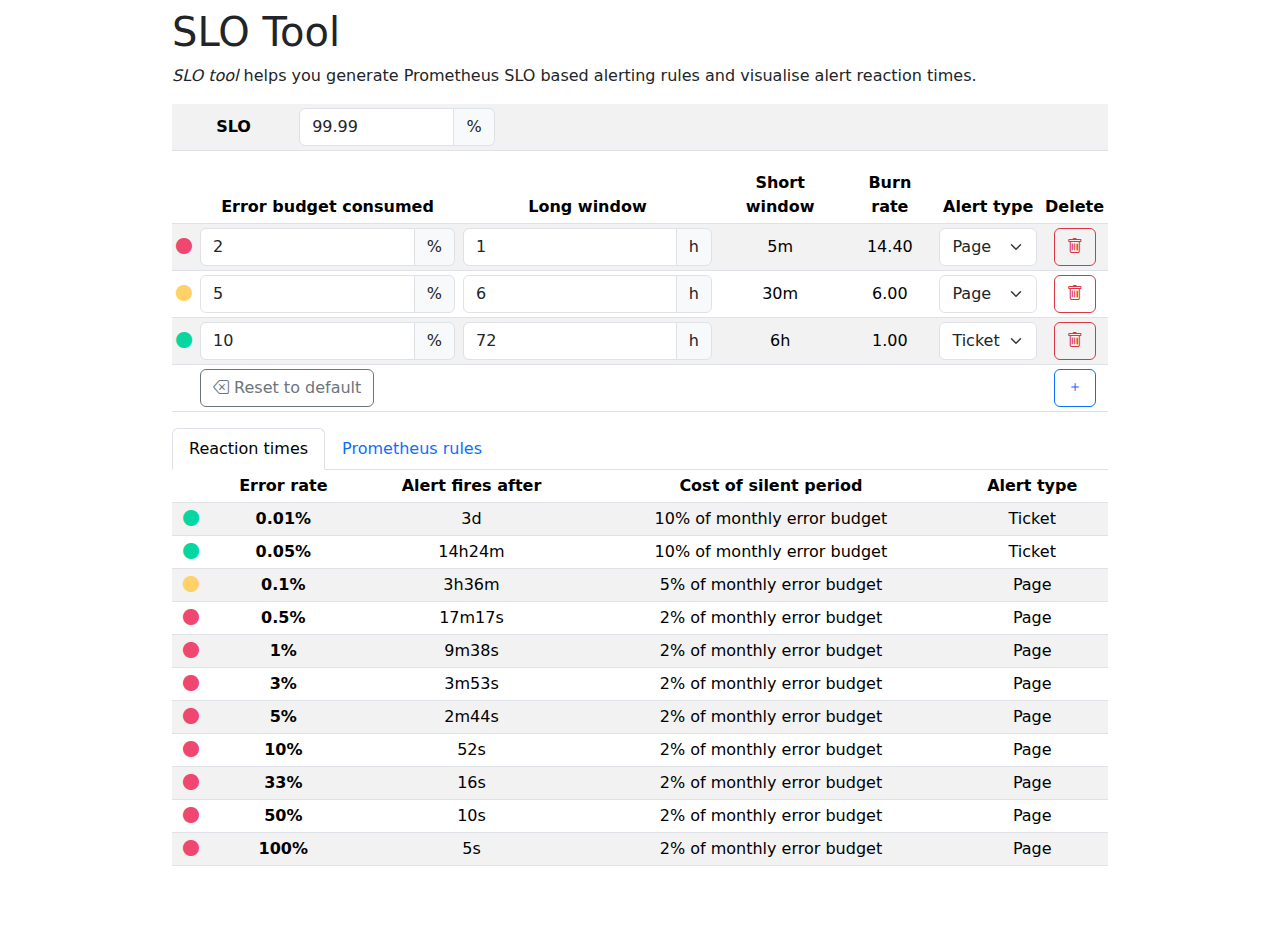
<file: index.html>
<!DOCTYPE html>
<html lang="en">
<head>
    <meta charset='utf-8'>
    <meta name='viewport' content='width=device-width,initial-scale=1'>

    <title>SLO tool</title>

    <link rel='stylesheet' href='global.css'>
    <link rel='stylesheet' href='build/bundle.css'>
    <head>
        <link
                rel="stylesheet"
                href="https://cdn.jsdelivr.net/npm/bootstrap@5.1.0/dist/css/bootstrap.min.css"
        />
    </head>
    <script defer src='build/bundle.js'></script>
</head>

<body>

</body>
</html>
</file>
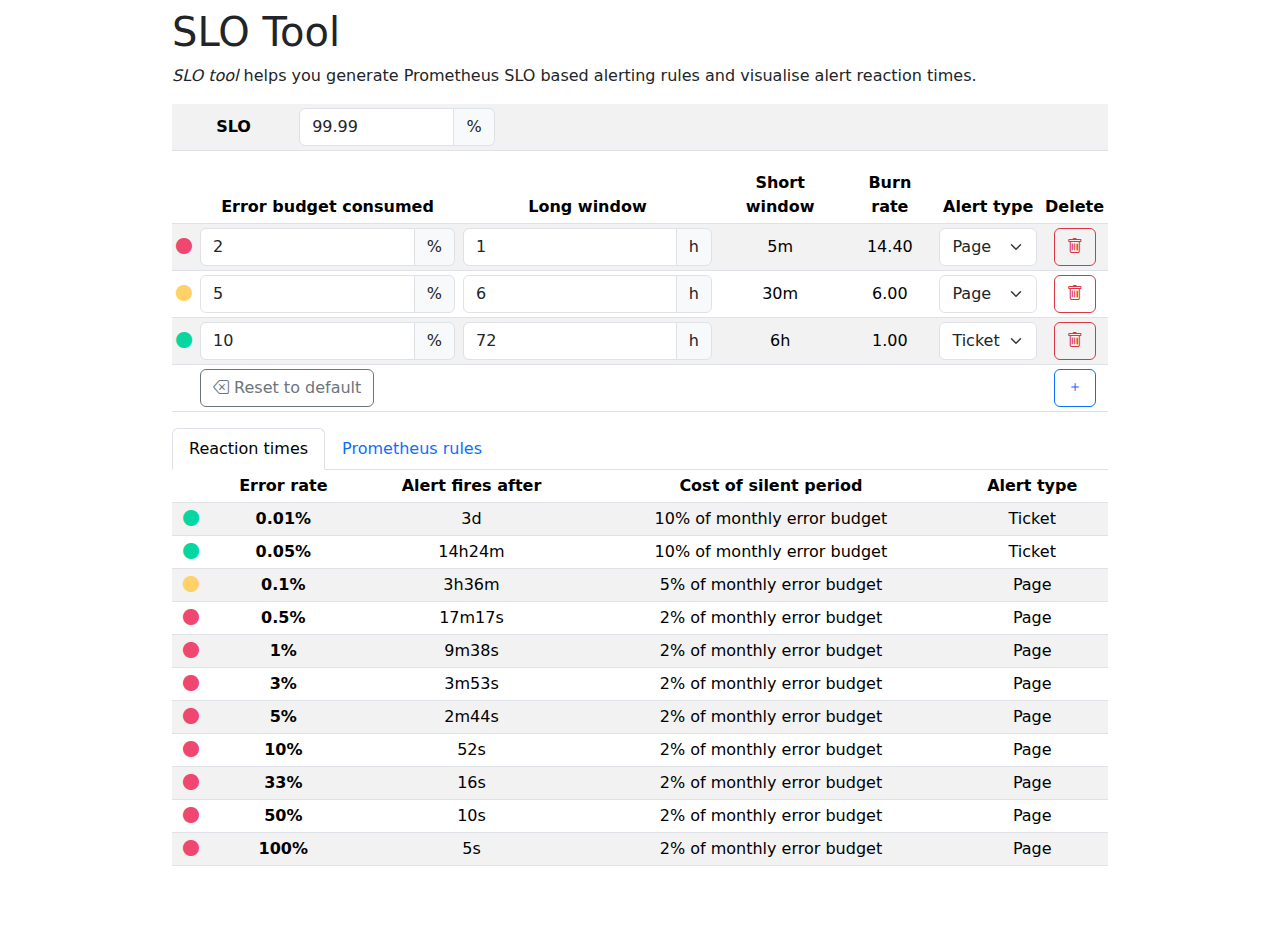
<file: public/index.html>
<!DOCTYPE html>
<html lang="en">
<head>
    <meta charset='utf-8'>
    <meta name='viewport' content='width=device-width,initial-scale=1'>

    <title>Svelte app</title>

    <link rel='icon' type='image/png' href='/favicon.png'>
    <link rel='stylesheet' href='/global.css'>
    <link rel='stylesheet' href='/build/bundle.css'>
    <head>
        <link
                rel="stylesheet"
                href="https://cdn.jsdelivr.net/npm/bootstrap@5.1.0/dist/css/bootstrap.min.css"
        />
    </head>
    <script defer src='/build/bundle.js'></script>
</head>

<body>

</body>
</html>
</file>
<file: global.css>
html {
	overflow-y: scroll;
}
html, body {
	position: relative;
	width: 100%;
	height: 100%;
}

body {
	color: #333;
	margin: 0;
	padding: 8px;
	box-sizing: border-box;
	font-family: -apple-system, BlinkMacSystemFont, "Segoe UI", Roboto, Oxygen-Sans, Ubuntu, Cantarell, "Helvetica Neue", sans-serif;
}

a {
	color: rgb(0,100,200);
	text-decoration: none;
}

a:hover {
	text-decoration: underline;
}

a:visited {
	color: rgb(0,80,160);
}

label {
	display: block;
}

input, button, select, textarea {
	font-family: inherit;
	font-size: inherit;
	-webkit-padding: 0.4em 0;
	padding: 0.4em;
	margin: 0 0 0.5em 0;
	box-sizing: border-box;
	border: 1px solid #ccc;
	border-radius: 2px;
}

input:disabled {
	color: #ccc;
}

button {
	color: #333;
	background-color: #f4f4f4;
	outline: none;
}

button:disabled {
	color: #999;
}

button:not(:disabled):active {
	background-color: #ddd;
}

button:focus {
	border-color: #666;
}
</file>
<file: build/bundle.css>
.modal-open{overflow:hidden;padding-right:0}.overflow-noscroll{overflow:hidden;padding-right:0px}
</file>
